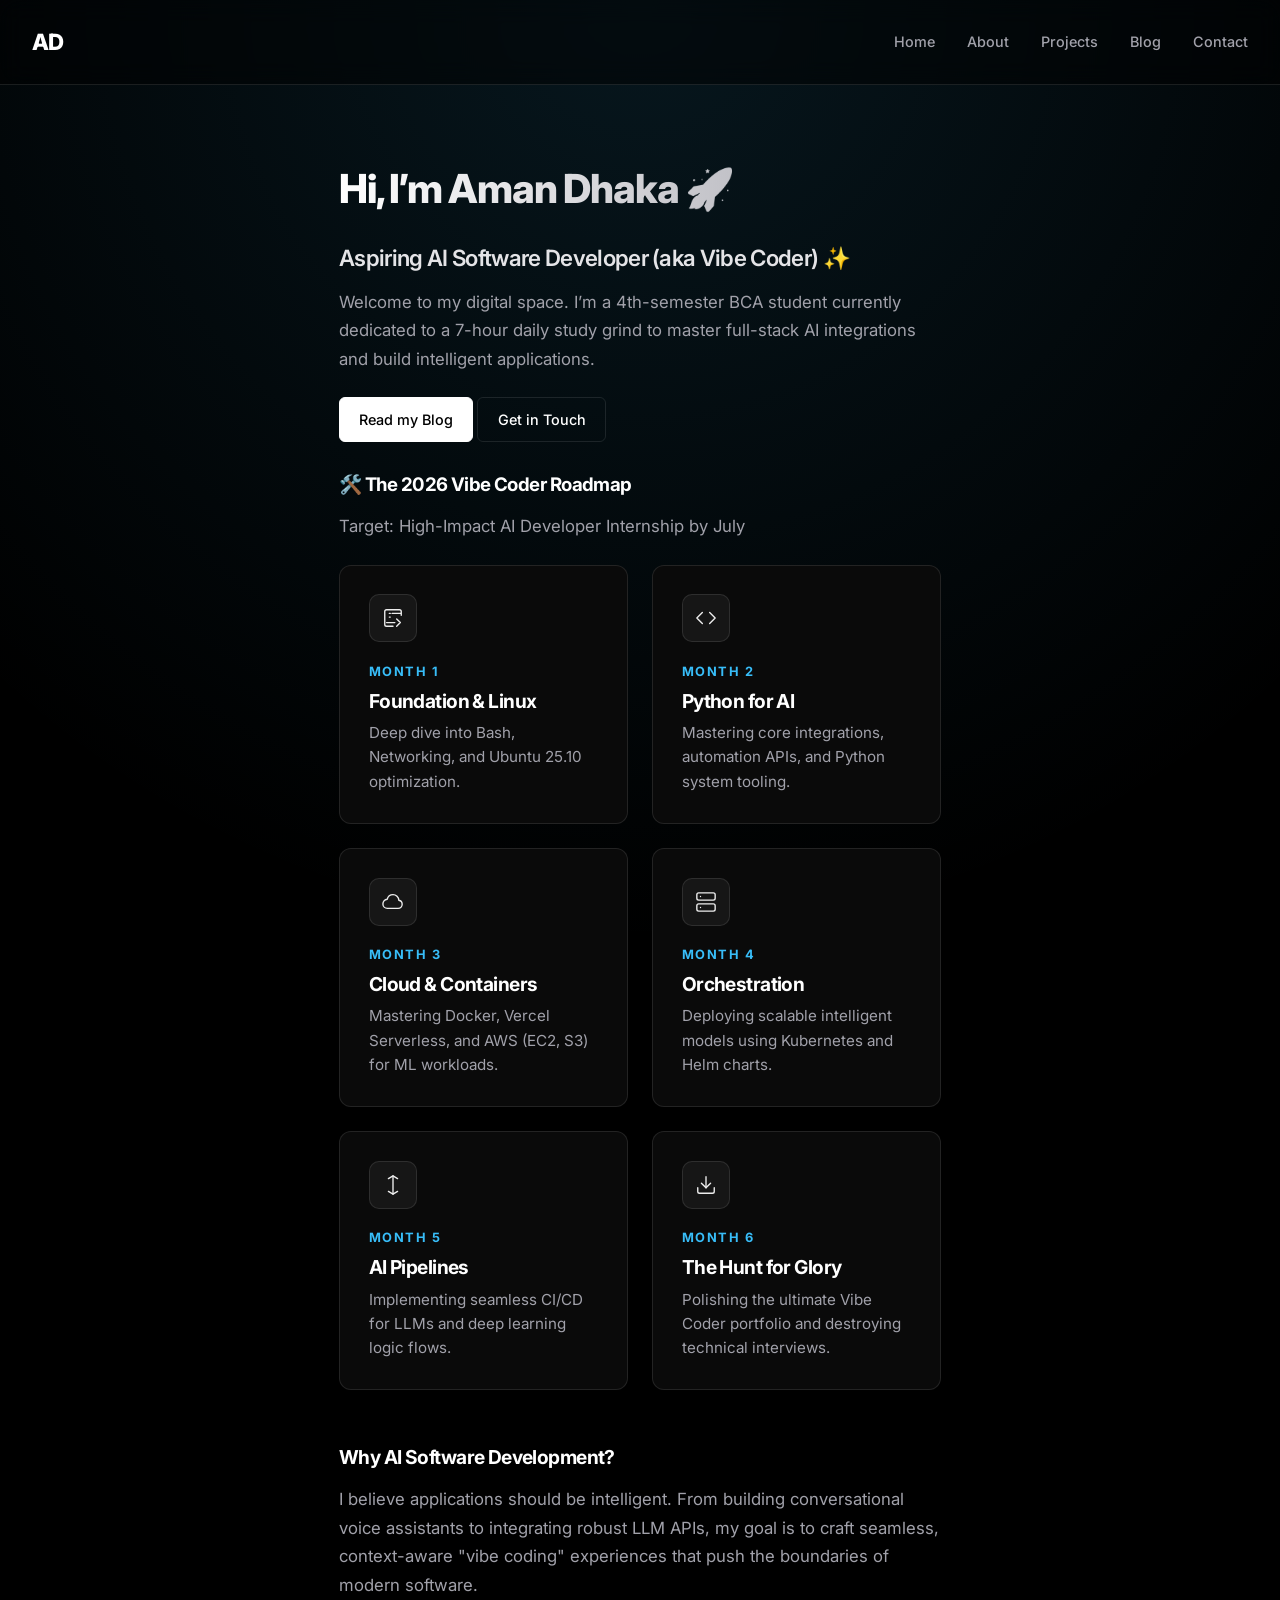
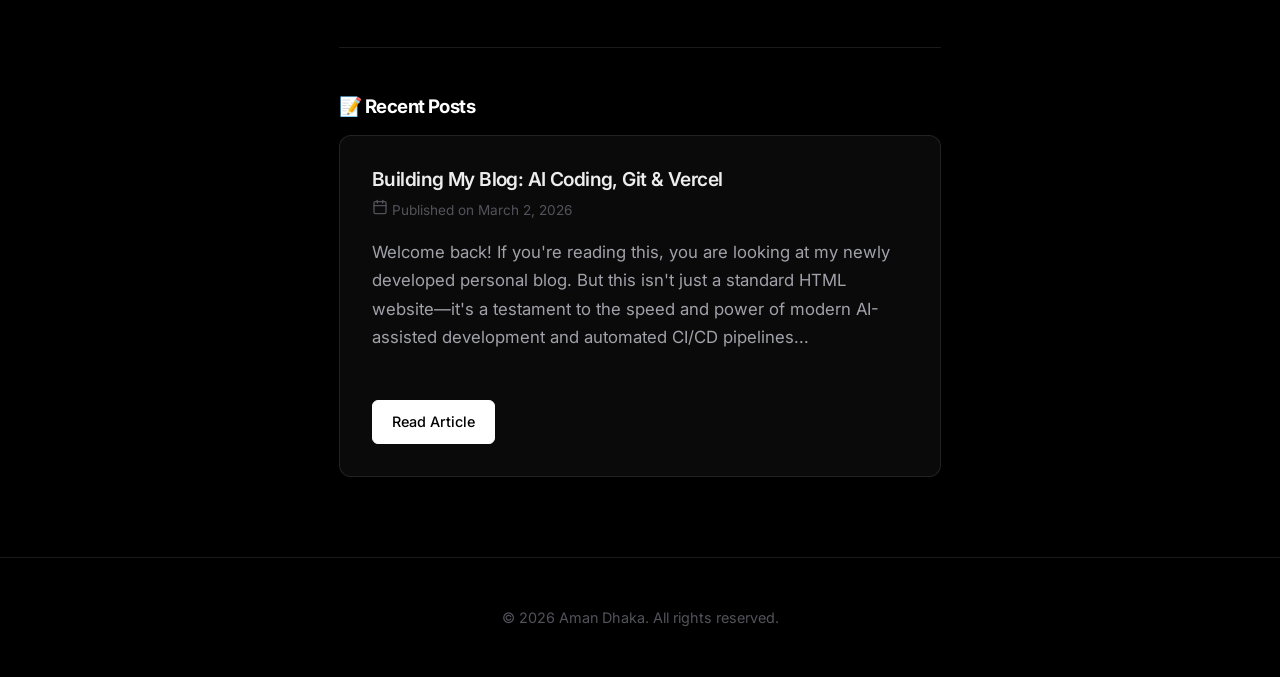
<file: blog_build/index.html>
<!DOCTYPE html>
<html lang="en">

<head>
  <meta charset="UTF-8">
  <meta name="viewport" content="width=device-width, initial-scale=1.0">
  <title>Aman Dhaka | Home</title>
  <link rel="stylesheet" href="style.css">
  <!-- Google tag (gtag.js) -->
  <script async src="https://www.googletagmanager.com/gtag/js?id=G-NN55SR4L1X"></script>
  <script>
    window.dataLayer = window.dataLayer || [];
    function gtag(){dataLayer.push(arguments);}
    gtag('js', new Date());

    gtag('config', 'G-NN55SR4L1X');
  </script>
</head>

<body>
  <header>
    <a href="/" class="logo">AD</a>
    <nav>
      <ul>
        <li><a href="/">Home</a></li>
        <li><a href="/about">About</a></li>
        <li><a href="/projects">Projects</a></li>
        <li><a href="/blog">Blog</a></li>
        <li><a href="/contact">Contact</a></li>
      </ul>
    </nav>
  </header>

  <main>
    <section class="animate-fade-up">
      <h1>Hi, I’m Aman Dhaka 🚀</h1>
      <h2>Aspiring AI Software Developer (aka Vibe Coder) ✨</h2>
      <p>Welcome to my digital space. I’m a 4th-semester BCA student currently dedicated to a 7-hour daily study grind
        to master full-stack AI integrations and build intelligent applications.</p>

      <div class="flex items-center gap-1 mt-2 mb-2">
        <a href="/blog" class="button">Read my Blog</a>
        <a href="/contact" class="button button-outline">Get in Touch</a>
      </div>

      <h3>🛠️ The 2026 Vibe Coder Roadmap</h3>
      <p>Target: High-Impact AI Developer Internship by July</p>
      <div class="roadmap-grid">
        <!-- Month 1 -->
        <div class="roadmap-card animate-fade-up delay-100">
          <div class="roadmap-icon">
            <svg viewBox="0 0 24 24"><path d="M20 7h-9M14 17H5M12 21H5a2 2 0 0 1-2-2V5a2 2 0 0 1 2-2h14a2 2 0 0 1 2 2v4M16 13l4 4-4 4M8 7h1M8 11h1"></path></svg>
          </div>
          <div>
            <h4>Month 1</h4>
            <h3>Foundation & Linux</h3>
            <p>Deep dive into Bash, Networking, and Ubuntu 25.10 optimization.</p>
          </div>
        </div>

        <!-- Month 2 -->
        <div class="roadmap-card animate-fade-up delay-100">
          <div class="roadmap-icon">
            <svg viewBox="0 0 24 24"><polyline points="16 18 22 12 16 6"></polyline><polyline points="8 6 2 12 8 18"></polyline></svg>
          </div>
          <div>
            <h4>Month 2</h4>
            <h3>Python for AI</h3>
            <p>Mastering core integrations, automation APIs, and Python system tooling.</p>
          </div>
        </div>

        <!-- Month 3 -->
        <div class="roadmap-card animate-fade-up delay-200">
          <div class="roadmap-icon">
            <svg viewBox="0 0 24 24"><path d="M17.5 19C19.985 19 22 16.985 22 14.5C22 12.316 20.442 10.457 18.358 10.093C18.175 6.643 15.353 4 12 4C8.945 4 6.388 6.136 5.679 9.006C3.067 9.243 1 11.458 1 14.167C1 16.837 3.163 19 5.833 19H17.5Z"></path></svg>
          </div>
          <div>
            <h4>Month 3</h4>
            <h3>Cloud & Containers</h3>
            <p>Mastering Docker, Vercel Serverless, and AWS (EC2, S3) for ML workloads.</p>
          </div>
        </div>

        <!-- Month 4 -->
        <div class="roadmap-card animate-fade-up delay-200">
          <div class="roadmap-icon">
            <svg viewBox="0 0 24 24"><rect x="2" y="2" width="20" height="8" rx="2" ry="2"></rect><rect x="2" y="14" width="20" height="8" rx="2" ry="2"></rect><line x1="6" y1="6" x2="6.01" y2="6"></line><line x1="6" y1="18" x2="6.01" y2="18"></line></svg>
          </div>
          <div>
            <h4>Month 4</h4>
            <h3>Orchestration</h3>
            <p>Deploying scalable intelligent models using Kubernetes and Helm charts.</p>
          </div>
        </div>

        <!-- Month 5 -->
        <div class="roadmap-card animate-fade-up delay-300">
          <div class="roadmap-icon">
            <svg viewBox="0 0 24 24"><line x1="12" y1="2" x2="12" y2="22"></line><polyline points="17 5 12 2 7 5"></polyline><polyline points="17 19 12 22 7 19"></polyline></svg>
          </div>
          <div>
            <h4>Month 5</h4>
            <h3>AI Pipelines</h3>
            <p>Implementing seamless CI/CD for LLMs and deep learning logic flows.</p>
          </div>
        </div>

        <!-- Month 6 -->
        <div class="roadmap-card animate-fade-up delay-300">
          <div class="roadmap-icon">
            <svg viewBox="0 0 24 24"><path d="M21 15v4a2 2 0 0 1-2 2H5a2 2 0 0 1-2-2v-4"></path><polyline points="7 10 12 15 17 10"></polyline><line x1="12" y1="15" x2="12" y2="3"></line></svg>
          </div>
          <div>
            <h4>Month 6</h4>
            <h3>The Hunt for Glory</h3>
            <p>Polishing the ultimate Vibe Coder portfolio and destroying technical interviews.</p>
          </div>
        </div>
      </div>

      <h3 class="mt-2 text-xl font-bold">Why AI Software Development?</h3>
      <p>I believe applications should be intelligent. From building conversational voice assistants to integrating robust LLM APIs, my goal is to craft seamless, context-aware "vibe coding" experiences that push the boundaries of modern software.
      </p>

      <hr style="border:0; border-top: 1px solid var(--border); margin: 3rem 0;">

      <h3 class="animate-fade-up delay-100">📝 Recent Posts</h3>
      <div class="post-card animate-fade-up delay-200">
        <h2><a href="/building-the-blog">Building My Blog: AI Coding, Git & Vercel</a></h2>
        <div class="post-date">
          <svg width="16" height="16" viewBox="0 0 24 24" fill="none" stroke="currentColor" stroke-width="2"
            stroke-linecap="round" stroke-linejoin="round">
            <rect x="3" y="4" width="18" height="18" rx="2" ry="2"></rect>
            <line x1="16" y1="2" x2="16" y2="6"></line>
            <line x1="8" y1="2" x2="8" y2="6"></line>
            <line x1="3" y1="10" x2="21" y2="10"></line>
          </svg>
          Published on March 2, 2026
        </div>
        <p>Welcome back! If you're reading this, you are looking at my newly developed personal blog. But this isn't
          just a standard HTML website—it's a testament to the speed and power of modern AI-assisted development and
          automated CI/CD pipelines...</p>
        <a href="/building-the-blog" class="button mt-2">Read Article</a>
      </div>
    </section>
  </main>

  <footer>
    &copy; 2026 Aman Dhaka. All rights reserved.
  </footer>
</body>

</html>
</file>
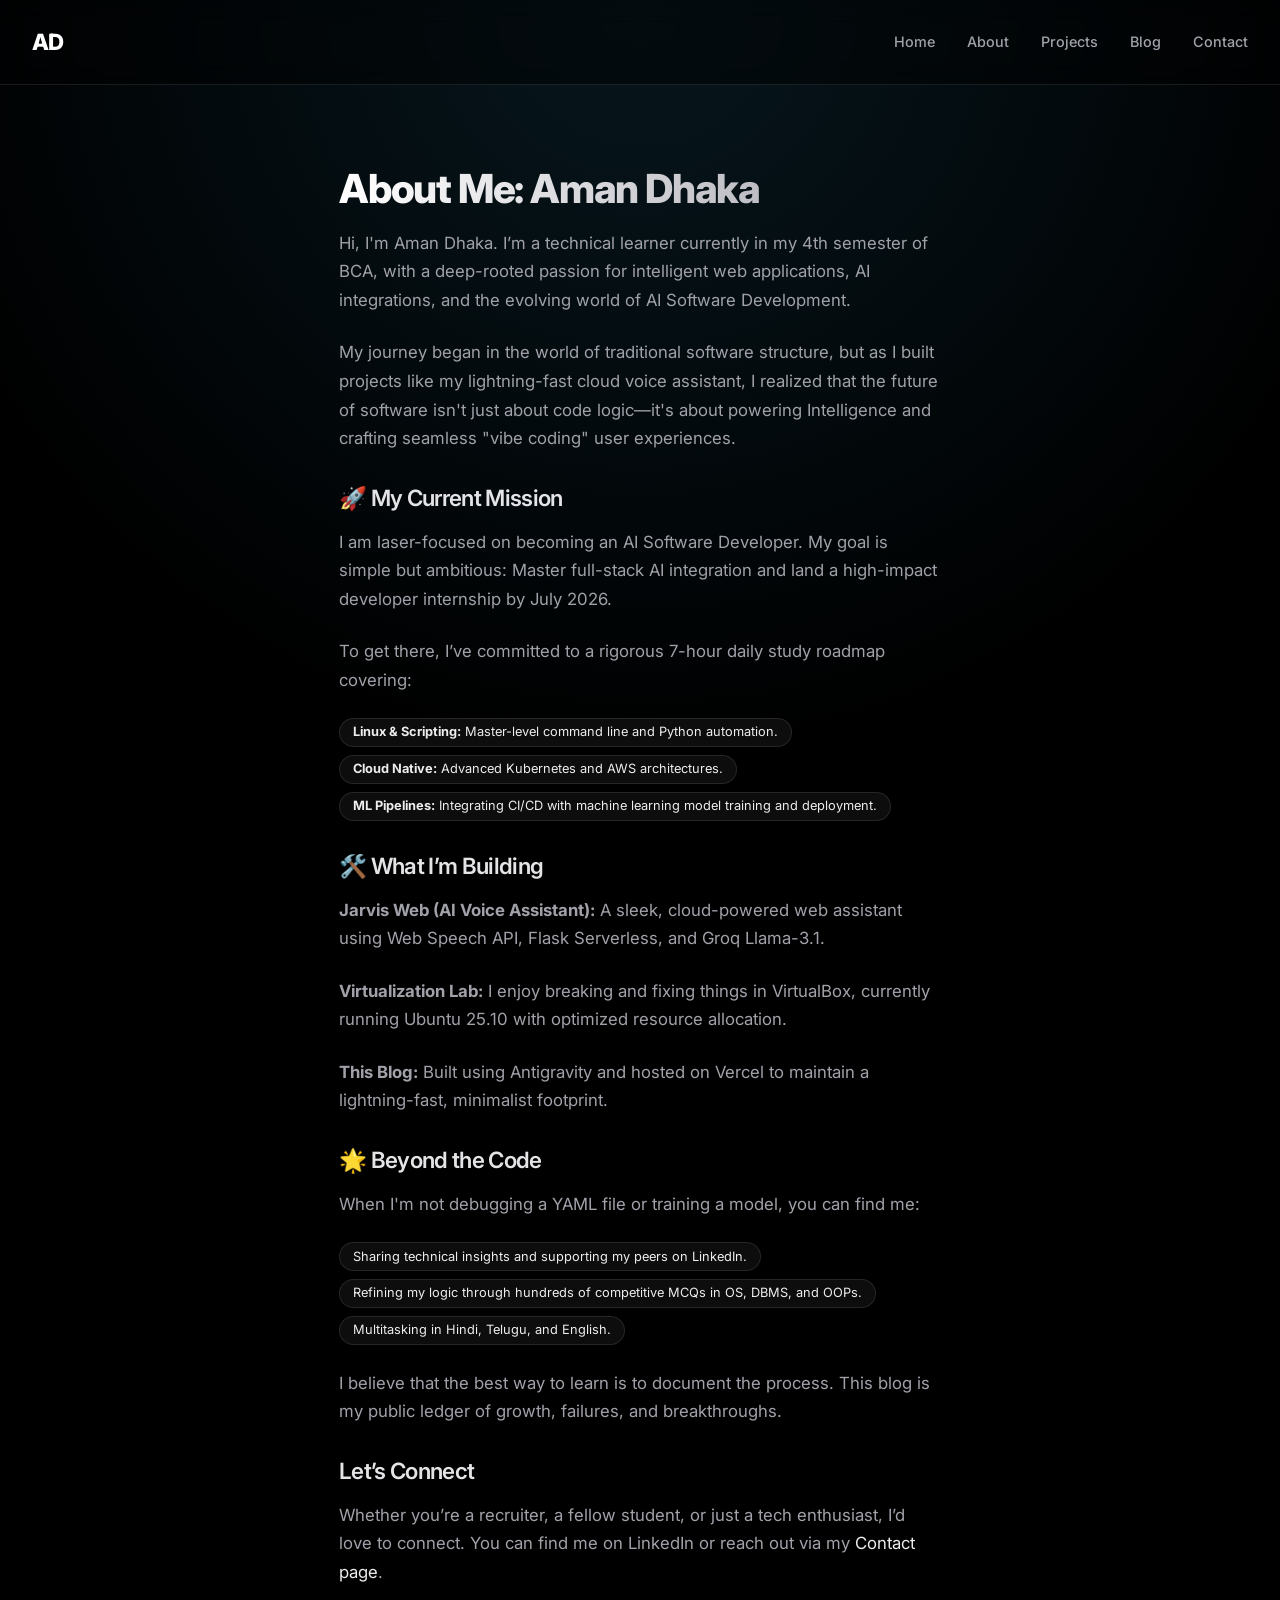
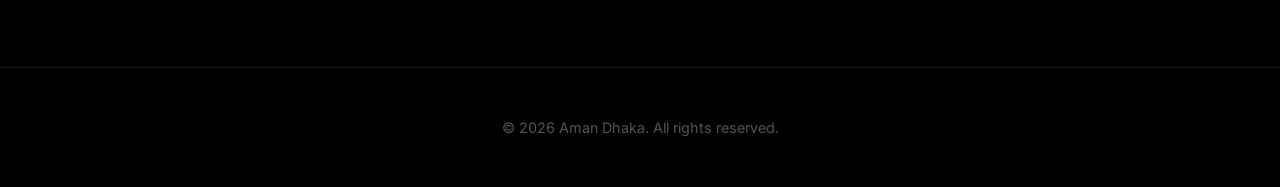
<file: blog_build/about.html>
<!DOCTYPE html>
<html lang="en">

<head>
    <meta charset="UTF-8">
    <meta name="viewport" content="width=device-width, initial-scale=1.0">
    <title>Aman Dhaka | About</title>
    <link rel="stylesheet" href="style.css">
  <!-- Google tag (gtag.js) -->
  <script async src="https://www.googletagmanager.com/gtag/js?id=G-NN55SR4L1X"></script>
  <script>
    window.dataLayer = window.dataLayer || [];
    function gtag(){dataLayer.push(arguments);}
    gtag('js', new Date());

    gtag('config', 'G-NN55SR4L1X');
  </script>
</head>

<body>
    <header>
        <a href="/" class="logo">AD</a>
        <nav>
            <ul>
                <li><a href="/">Home</a></li>
                <li><a href="/about">About</a></li>
                <li><a href="/projects">Projects</a></li>
                <li><a href="/blog">Blog</a></li>
                <li><a href="/contact">Contact</a></li>
            </ul>
        </nav>
    </header>

    <main>
        <section class="animate-fade-up">
            <h1>About Me: Aman Dhaka</h1>
            <p>Hi, I'm Aman Dhaka. I’m a technical learner currently in my 4th semester of BCA, with a deep-rooted
                passion for intelligent web applications, AI integrations, and the evolving world of AI Software Development.</p>

            <p>My journey began in the world of traditional software structure, but as I built projects like my lightning-fast cloud voice assistant, I realized that the future of software isn't just about code logic—it's about
                powering Intelligence and crafting seamless "vibe coding" user experiences.</p>

            <h2>🚀 My Current Mission</h2>
            <p>I am laser-focused on becoming an AI Software Developer. My goal is simple but ambitious:
                Master full-stack AI integration and land a high-impact developer internship by July 2026.</p>

            <p>To get there, I’ve committed to a rigorous 7-hour daily study roadmap covering:</p>
            <ul class="skills">
                <li><strong>Linux & Scripting:</strong> Master-level command line and Python automation.</li>
                <li><strong>Cloud Native:</strong> Advanced Kubernetes and AWS architectures.</li>
                <li><strong>ML Pipelines:</strong> Integrating CI/CD with machine learning model training and
                    deployment.</li>
            </ul>

            <h2>🛠️ What I’m Building</h2>
            <p><strong>Jarvis Web (AI Voice Assistant):</strong> A sleek, cloud-powered web assistant using Web Speech API, Flask Serverless, and Groq Llama-3.1.</p>
            <p><strong>Virtualization Lab:</strong> I enjoy breaking and fixing things in VirtualBox, currently running
                Ubuntu 25.10 with optimized resource allocation.</p>
            <p><strong>This Blog:</strong> Built using Antigravity and hosted on Vercel to maintain a lightning-fast,
                minimalist footprint.</p>

            <h2>🌟 Beyond the Code</h2>
            <p>When I'm not debugging a YAML file or training a model, you can find me:</p>
            <ul class="skills">
                <li>Sharing technical insights and supporting my peers on LinkedIn.</li>
                <li>Refining my logic through hundreds of competitive MCQs in OS, DBMS, and OOPs.</li>
                <li>Multitasking in Hindi, Telugu, and English.</li>
            </ul>
            <p>I believe that the best way to learn is to document the process. This blog is my public ledger of growth,
                failures, and breakthroughs.</p>

            <h2>Let’s Connect</h2>
            <p>Whether you’re a recruiter, a fellow student, or just a tech enthusiast, I’d love to connect. You can
                find me on LinkedIn or reach out via my <a href="/contact">Contact page</a>.</p>
        </section>
    </main>

    <footer>
        &copy; 2026 Aman Dhaka. All rights reserved.
    </footer>
</body>

</html>
</file>
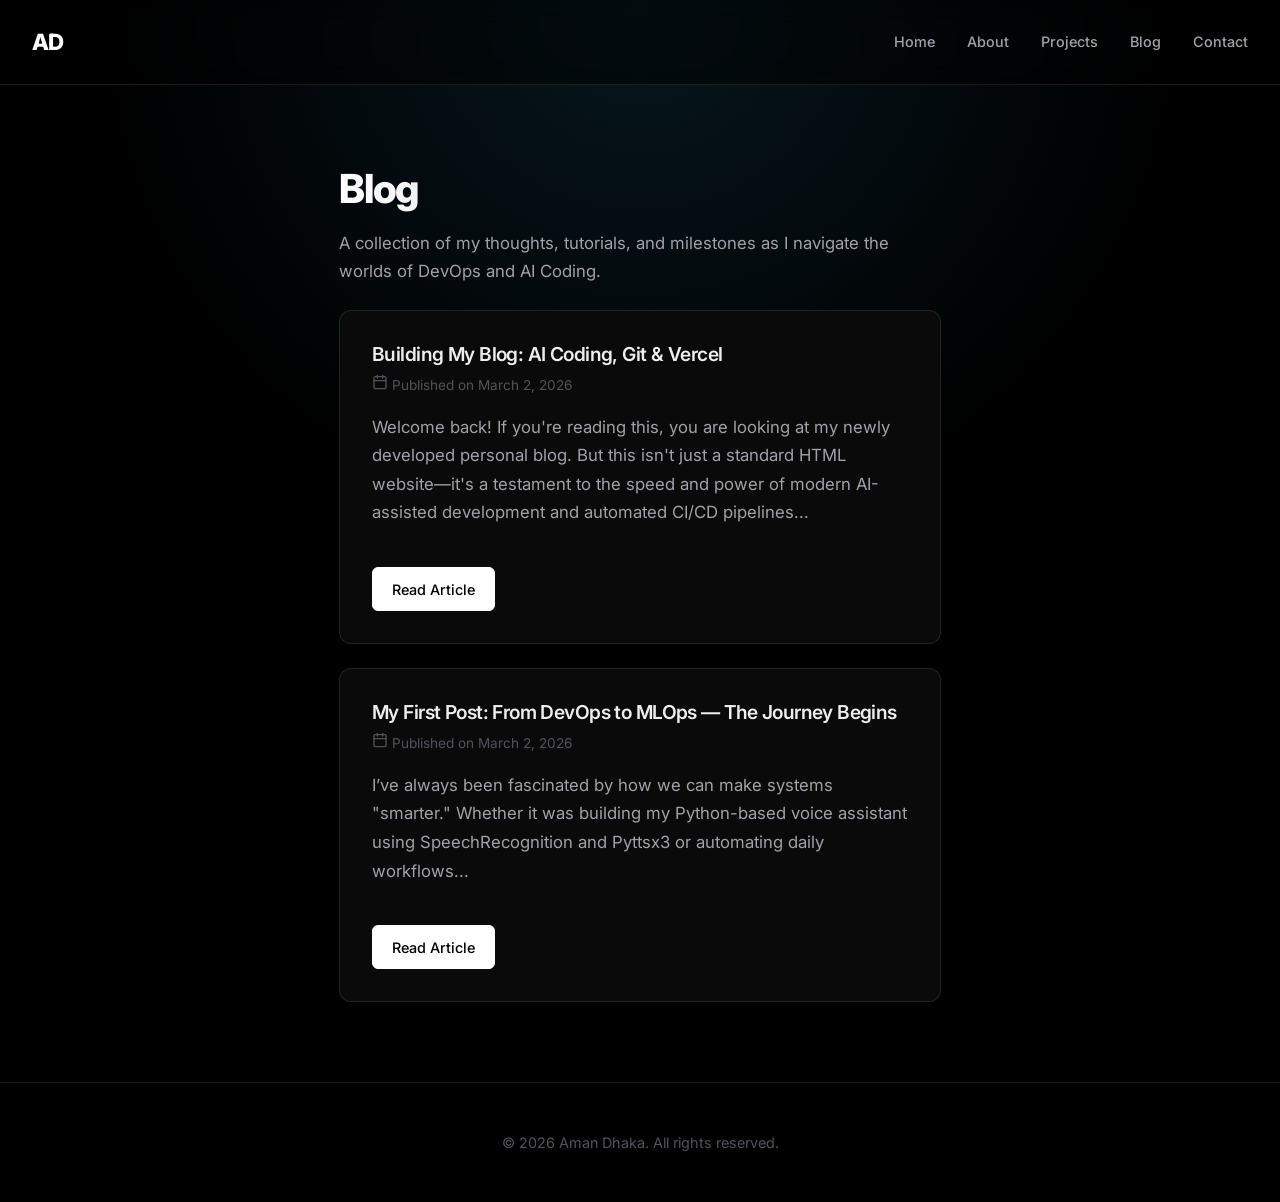
<file: blog_build/blog.html>
<!DOCTYPE html>
<html lang="en">

<head>
    <meta charset="UTF-8">
    <meta name="viewport" content="width=device-width, initial-scale=1.0">
    <title>Aman Dhaka | Blog</title>
    <link rel="stylesheet" href="style.css">
  <!-- Google tag (gtag.js) -->
  <script async src="https://www.googletagmanager.com/gtag/js?id=G-NN55SR4L1X"></script>
  <script>
    window.dataLayer = window.dataLayer || [];
    function gtag(){dataLayer.push(arguments);}
    gtag('js', new Date());

    gtag('config', 'G-NN55SR4L1X');
  </script>
</head>

<body>
    <header>
        <a href="/" class="logo">AD</a>
        <nav>
            <ul>
                <li><a href="/">Home</a></li>
                <li><a href="/about">About</a></li>
                <li><a href="/projects">Projects</a></li>
                <li><a href="/blog">Blog</a></li>
                <li><a href="/contact">Contact</a></li>
            </ul>
        </nav>
    </header>

    <main>
        <section class="animate-fade-up">
            <h1>Blog</h1>
            <p>A collection of my thoughts, tutorials, and milestones as I navigate the worlds of DevOps and AI Coding.
            </p>

            <div class="post-card">
                <h2><a href="/building-the-blog">Building My Blog: AI Coding, Git & Vercel</a></h2>
                <div class="post-date">
                    <svg width="16" height="16" viewBox="0 0 24 24" fill="none" stroke="currentColor" stroke-width="2"
                        stroke-linecap="round" stroke-linejoin="round">
                        <rect x="3" y="4" width="18" height="18" rx="2" ry="2"></rect>
                        <line x1="16" y1="2" x2="16" y2="6"></line>
                        <line x1="8" y1="2" x2="8" y2="6"></line>
                        <line x1="3" y1="10" x2="21" y2="10"></line>
                    </svg>
                    Published on March 2, 2026
                </div>
                <p>Welcome back! If you're reading this, you are looking at my newly developed personal blog. But this
                    isn't just a standard HTML website—it's a testament to the speed and power of modern AI-assisted
                    development and automated CI/CD pipelines...
                </p>
                <a href="/building-the-blog" class="button" style="margin-top: 1rem;">Read Article</a>
            </div>

            <div class="post-card">
                <h2><a href="/post">My First Post: From DevOps to MLOps — The Journey Begins</a></h2>
                <div class="post-date">
                    <svg width="16" height="16" viewBox="0 0 24 24" fill="none" stroke="currentColor" stroke-width="2"
                        stroke-linecap="round" stroke-linejoin="round">
                        <rect x="3" y="4" width="18" height="18" rx="2" ry="2"></rect>
                        <line x1="16" y1="2" x2="16" y2="6"></line>
                        <line x1="8" y1="2" x2="8" y2="6"></line>
                        <line x1="3" y1="10" x2="21" y2="10"></line>
                    </svg>
                    Published on March 2, 2026
                </div>
                <p>I’ve always been fascinated by how we can make systems "smarter." Whether it was building my
                    Python-based voice assistant using SpeechRecognition and Pyttsx3 or automating daily workflows...
                </p>
                <a href="/post" class="button" style="margin-top: 1rem;">Read Article</a>
            </div>

        </section>
    </main>

    <footer>
        &copy; 2026 Aman Dhaka. All rights reserved.
    </footer>
</body>

</html>
</file>
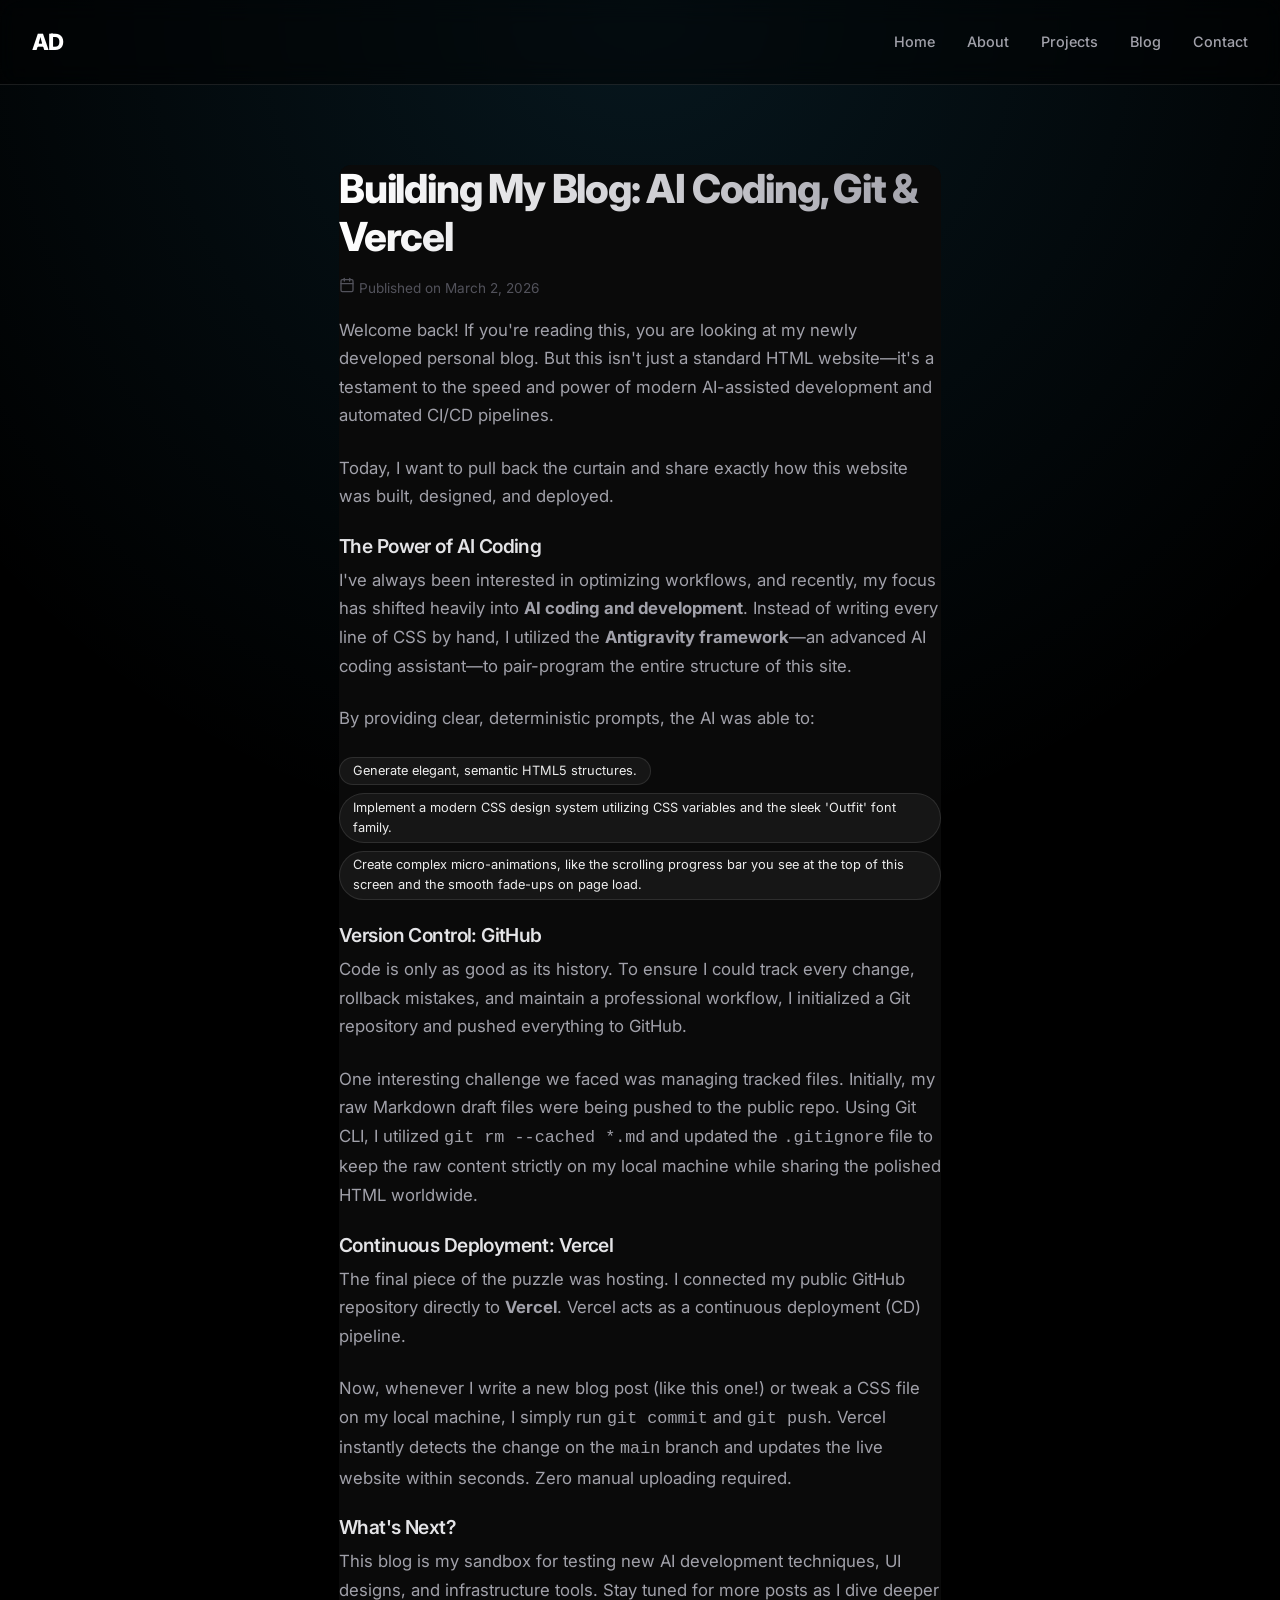
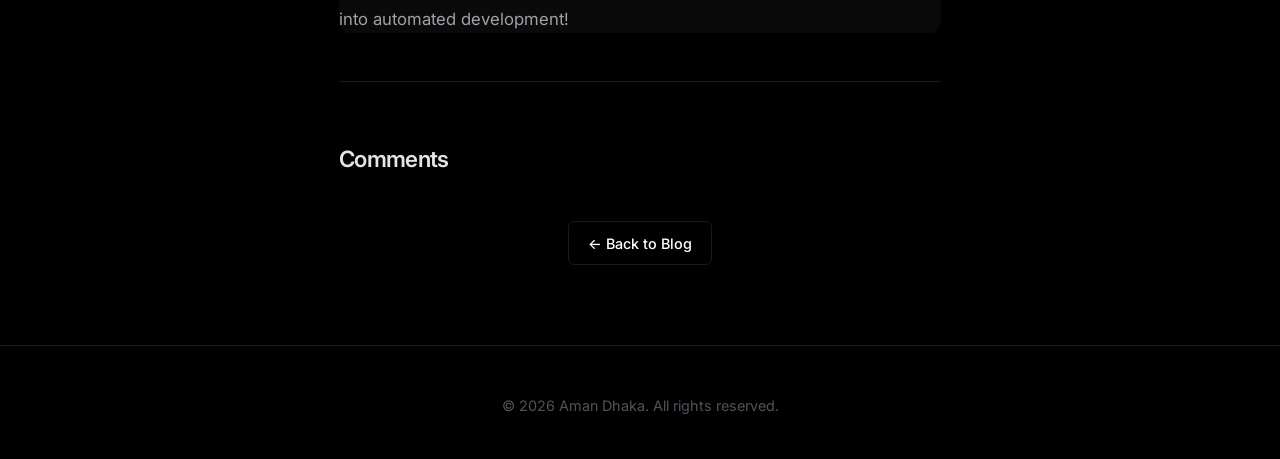
<file: blog_build/building-the-blog.html>
<!DOCTYPE html>
<html lang="en">

<head>
    <meta charset="UTF-8">
    <meta name="viewport" content="width=device-width, initial-scale=1.0">
    <title>Building My Blog: AI Coding, Git & Vercel | Aman Dhaka</title>
    <link rel="stylesheet" href="style.css">
  <!-- Google tag (gtag.js) -->
  <script async src="https://www.googletagmanager.com/gtag/js?id=G-NN55SR4L1X"></script>
  <script>
    window.dataLayer = window.dataLayer || [];
    function gtag(){dataLayer.push(arguments);}
    gtag('js', new Date());

    gtag('config', 'G-NN55SR4L1X');
  </script>
</head>

<body>
    <div class="progress-container">
        <div class="progress-bar" id="myBar"></div>
    </div>
    <header>
        <a href="/" class="logo">AD</a>
        <nav>
            <ul>
                <li><a href="/">Home</a></li>
                <li><a href="/about">About</a></li>
                <li><a href="/projects">Projects</a></li>
                <li><a href="/blog">Blog</a></li>
                <li><a href="/contact">Contact</a></li>
            </ul>
        </nav>
    </header>

    <main>
        <article class="post-card animate-fade-up" style="border: none; padding: 0; box-shadow: none;">
            <h1>Building My Blog: AI Coding, Git & Vercel</h1>
            <div class="post-date">
                <svg width="16" height="16" viewBox="0 0 24 24" fill="none" stroke="currentColor" stroke-width="2"
                    stroke-linecap="round" stroke-linejoin="round">
                    <rect x="3" y="4" width="18" height="18" rx="2" ry="2"></rect>
                    <line x1="16" y1="2" x2="16" y2="6"></line>
                    <line x1="8" y1="2" x2="8" y2="6"></line>
                    <line x1="3" y1="10" x2="21" y2="10"></line>
                </svg>
                Published on March 2, 2026
            </div>

            <p>Welcome back! If you're reading this, you are looking at my newly developed personal blog. But this isn't
                just a standard HTML website—it's a testament to the speed and power of modern AI-assisted development
                and automated CI/CD pipelines.</p>

            <p>Today, I want to pull back the curtain and share exactly how this website was built, designed, and
                deployed.</p>

            <h2>The Power of AI Coding</h2>
            <p>I've always been interested in optimizing workflows, and recently, my focus has shifted heavily into
                <strong>AI coding and development</strong>. Instead of writing every line of CSS by hand, I utilized the
                <strong>Antigravity framework</strong>—an advanced AI coding assistant—to pair-program the entire
                structure of this site.
            </p>

            <p>By providing clear, deterministic prompts, the AI was able to:</p>
            <ul class="skills">
                <li>Generate elegant, semantic HTML5 structures.</li>
                <li>Implement a modern CSS design system utilizing CSS variables and the sleek 'Outfit' font family.
                </li>
                <li>Create complex micro-animations, like the scrolling progress bar you see at the top of this screen
                    and the smooth fade-ups on page load.</li>
            </ul>

            <h2>Version Control: GitHub</h2>
            <p>Code is only as good as its history. To ensure I could track every change, rollback mistakes, and
                maintain a professional workflow, I initialized a Git repository and pushed everything to GitHub.</p>

            <p>One interesting challenge we faced was managing tracked files. Initially, my raw Markdown draft files
                were being pushed to the public repo. Using Git CLI, I utilized <code>git rm --cached *.md</code> and
                updated the <code>.gitignore</code> file to keep the raw content strictly on my local machine while
                sharing the polished HTML worldwide.</p>

            <h2>Continuous Deployment: Vercel</h2>
            <p>The final piece of the puzzle was hosting. I connected my public GitHub repository directly to
                <strong>Vercel</strong>. Vercel acts as a continuous deployment (CD) pipeline.
            </p>

            <p>Now, whenever I write a new blog post (like this one!) or tweak a CSS file on my local machine, I simply
                run <code>git commit</code> and <code>git push</code>. Vercel instantly detects the change on the
                <code>main</code> branch and updates the live website within seconds. Zero manual uploading required.
            </p>

            <h2>What's Next?</h2>
            <p>This blog is my sandbox for testing new AI development techniques, UI designs, and infrastructure tools.
                Stay tuned for more posts as I dive deeper into automated development!</p>
        </article>

        <div class="comments" style="margin-top: 3rem; border-top: 1px solid var(--border); padding-top: 2rem;">
            <h2>Comments</h2>
            <script src="https://giscus.app/client.js" data-repo="amandhaka87/my-blog" data-repo-id="R_kgDORb0QdA"
                data-category="General" data-category-id="DIC_kwDORb0QdM4C3eak" data-mapping="pathname" data-strict="0"
                data-reactions-enabled="1" data-emit-metadata="0" data-input-position="top"
                data-theme="preferred_color_scheme" data-lang="en" data-loading="lazy" crossorigin="anonymous" async>
                </script>
        </div>

        <div class="animate-fade-up delay-100" style="margin-top: 3rem; text-align: center;">
            <a href="/blog" class="button button-outline">← Back to Blog</a>
        </div>
    </main>

    <footer>
        &copy; 2026 Aman Dhaka. All rights reserved.
    </footer>
    <script>
        window.addEventListener('scroll', () => {
            const winScroll = document.body.scrollTop || document.documentElement.scrollTop;
            const height = document.documentElement.scrollHeight - document.documentElement.clientHeight;
            const scrolled = (winScroll / height) * 100;
            document.getElementById("myBar").style.width = scrolled + "%";
        });
    </script>
</body>

</html>
</file>
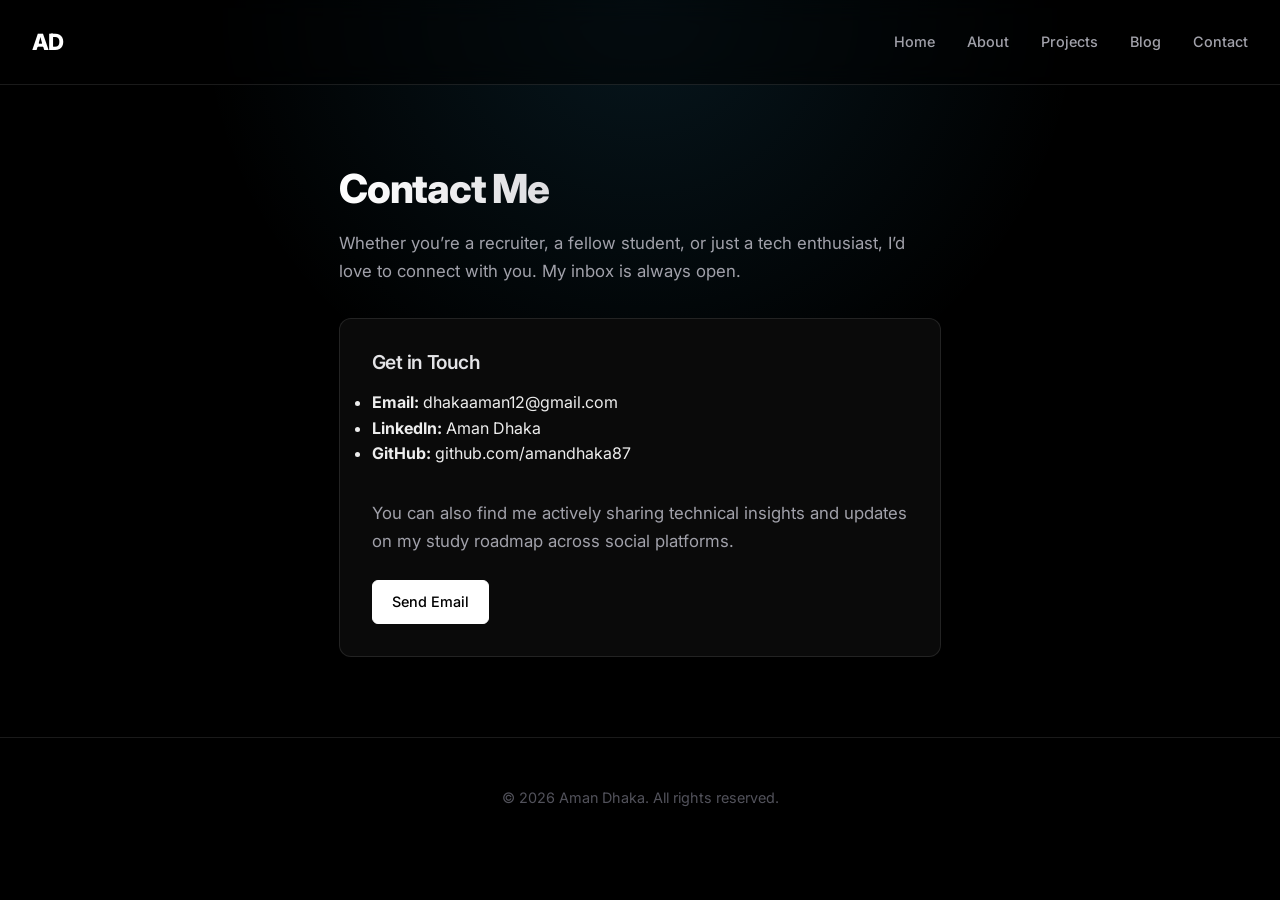
<file: blog_build/contact.html>
<!DOCTYPE html>
<html lang="en">

<head>
    <meta charset="UTF-8">
    <meta name="viewport" content="width=device-width, initial-scale=1.0">
    <title>Aman Dhaka | Contact</title>
    <link rel="stylesheet" href="style.css">
  <!-- Google tag (gtag.js) -->
  <script async src="https://www.googletagmanager.com/gtag/js?id=G-NN55SR4L1X"></script>
  <script>
    window.dataLayer = window.dataLayer || [];
    function gtag(){dataLayer.push(arguments);}
    gtag('js', new Date());

    gtag('config', 'G-NN55SR4L1X');
  </script>
</head>

<body>
    <header>
        <a href="/" class="logo">AD</a>
        <nav>
            <ul>
                <li><a href="/">Home</a></li>
                <li><a href="/about">About</a></li>
                <li><a href="/projects">Projects</a></li>
                <li><a href="/blog">Blog</a></li>
                <li><a href="/contact">Contact</a></li>
            </ul>
        </nav>
    </header>

    <main>
        <section class="animate-fade-up">
            <h1>Contact Me</h1>
            <p>Whether you’re a recruiter, a fellow student, or just a tech enthusiast, I’d love to connect with you. My
                inbox is always open.</p>

            <div class="post-card animate-fade-up delay-100" style="margin-top: 2rem;">
                <h2>Get in Touch</h2>
                <ul class="contact-links" style="margin-top: 1rem;">
                    <li><strong>Email:</strong> <a href="mailto:dhakaaman12@gmail.com">dhakaaman12@gmail.com</a></li>
                    <li><strong>LinkedIn:</strong> <a href="https://www.linkedin.com/in/aman-dhaka-243ab8331"
                            target="_blank" rel="noopener noreferrer">Aman Dhaka</a>
                    </li>
                    <li><strong>GitHub:</strong> <a href="https://github.com/amandhaka87" target="_blank"
                            rel="noopener noreferrer">github.com/amandhaka87</a></li>
                </ul>
                <p style="margin-top: 2rem;">You can also find me actively sharing technical insights and updates on my
                    study roadmap across social platforms.</p>
                <a href="mailto:dhakaaman12@gmail.com" class="button">Send Email</a>
            </div>
        </section>
    </main>

    <footer>
        &copy; 2026 Aman Dhaka. All rights reserved.
    </footer>
</body>

</html>
</file>
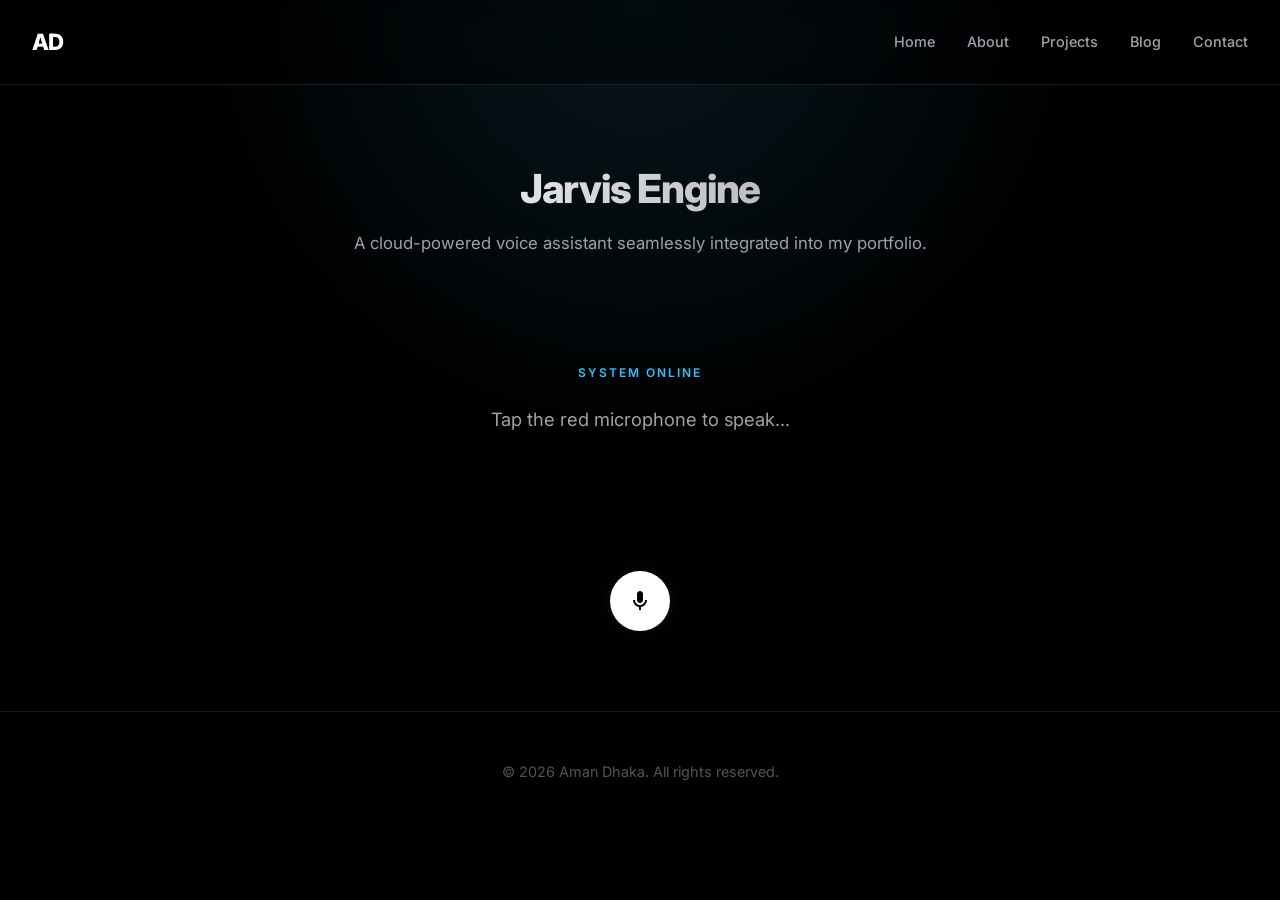
<file: blog_build/jarvis.html>
<!DOCTYPE html>
<html lang="en">
<head>
    <meta charset="UTF-8">
    <meta name="viewport" content="width=device-width, initial-scale=1.0">
    <title>Aman Dhaka | AI Voice Assistant</title>
    <!-- Master stylesheet connection to inherit all standard aesthetics seamlessly -->
    <link rel="stylesheet" href="style.css">
    <style>
        /* Specific Jarvis UI Overrides extending Dark Mode Framework */
        .jarvis-container {
            text-align: center;
            max-width: 600px;
            margin: 0 auto;
        }

        .chat-area {
            background-color: transparent;
            border-radius: 12px;
            padding: 2rem;
            min-height: 250px;
            margin: 2rem 0;
            display: flex;
            flex-direction: column;
            justify-content: center;
            align-items: center;
            border: 1px solid transparent; 
        }

        .status {
            font-size: 0.75rem;
            color: var(--accent);
            text-transform: uppercase;
            letter-spacing: 2px;
            margin-bottom: 1rem;
            font-weight: 600;
        }

        .message {
            margin: 0.5rem 0;
            font-size: 1.15rem;
            line-height: 1.5;
        }

        .user-text {
            color: var(--text-muted);
        }

        .jarvis-text {
            color: #fff;
            font-weight: 500;
            margin-top: 1rem;
        }

        /* Minimalist Dark Mode Microphone Button */
        .mic-button {
            width: 60px;
            height: 60px;
            border-radius: 50%;
            background-color: #fff;
            border: none;
            cursor: pointer;
            display: flex;
            justify-content: center;
            align-items: center;
            margin: 0 auto;
            transition: var(--transition);
            box-shadow: 0 0 20px rgba(255, 255, 255, 0.05);
        }

        .mic-button:hover {
            transform: scale(0.95);
            background-color: #e4e4e7;
        }

        .mic-button.listening {
            background-color: var(--accent);
            box-shadow: 0 0 30px rgba(56, 189, 248, 0.3);
            animation: breathe 2s ease-in-out infinite alternate;
        }

        .mic-button svg {
            width: 24px;
            height: 24px;
            fill: #000;
        }

        .mic-button.listening svg {
            fill: #fff;
        }

        @keyframes breathe {
            0% { transform: scale(0.95); }
            100% { transform: scale(1.05); }
        }
    </style>
  <!-- Google tag (gtag.js) -->
  <script async src="https://www.googletagmanager.com/gtag/js?id=G-NN55SR4L1X"></script>
  <script>
    window.dataLayer = window.dataLayer || [];
    function gtag(){dataLayer.push(arguments);}
    gtag('js', new Date());

    gtag('config', 'G-NN55SR4L1X');
  </script>
</head>
<body>
    <!-- The exact header architecture from the blog -->
    <header>
        <a href="/" class="logo">AD</a>
        <nav>
            <ul>
                <li><a href="/">Home</a></li>
                <li><a href="/about">About</a></li>
                <li><a href="/projects">Projects</a></li>
                <li><a href="/blog">Blog</a></li>
                <li><a href="/contact">Contact</a></li>
            </ul>
        </nav>
    </header>

    <main>
        <section class="animate-fade-up jarvis-container">
            <h1>Jarvis Engine</h1>
            <p>A cloud-powered voice assistant seamlessly integrated into my portfolio.</p>

            <div class="post-card chat-area" id="chatArea">
                <div class="status" id="statusText">System Online</div>
                <div class="message user-text" id="userText">Tap the red microphone to speak...</div>
                <div class="message jarvis-text" id="jarvisText"></div>
            </div>

            <!-- The vibrant red icon logic -->
            <button class="mic-button" id="micBtn" onclick="toggleListening()">
                <svg viewBox="0 0 24 24">
                    <path d="M12 14c1.66 0 3-1.34 3-3V5c0-1.66-1.34-3-3-3S9 3.34 9 5v6c0 1.66 1.34 3 3 3z"/>
                    <path d="M17 11c0 2.76-2.24 5-5 5s-5-2.24-5-5H5c0 3.53 2.61 6.43 6 6.92V21h2v-3.08c3.39-.49 6-3.39 6-6.92h-2z"/>
                </svg>
            </button>
        </section>
    </main>

    <!-- Essential Footer inclusion -->
    <footer>
        &copy; 2026 Aman Dhaka. All rights reserved.
    </footer>

    <script>
        const micBtn = document.getElementById('micBtn');
        const statusText = document.getElementById('statusText');
        const userText = document.getElementById('userText');
        const jarvisText = document.getElementById('jarvisText');

        // Silent Telemetry: Obtain user's local city/country via safe IP lookup
        let userLocation = "Location Unknown";
        async function fetchLocation() {
            try {
                const res = await fetch('https://ipapi.co/json/');
                const data = await res.json();
                if(data.city && data.country_name) {
                    userLocation = `${data.city}, ${data.region}, ${data.country_name}`;
                }
            } catch(e) {
                console.log("Telemetry fetch blocked or failed.");
            }
        }
        fetchLocation();

        const SpeechRecognition = window.SpeechRecognition || window.webkitSpeechRecognition;
        let recognition = null;
        let isListening = false;

        if (SpeechRecognition) {
            recognition = new SpeechRecognition();
            recognition.continuous = false;
            recognition.lang = 'en-IN';
            recognition.interimResults = false;

            recognition.onstart = () => {
                isListening = true;
                micBtn.classList.add('listening');
                statusText.innerText = 'Listening...';
                userText.innerText = 'Go ahead, I am listening...';
                jarvisText.innerText = '';
            };

            recognition.onresult = async (event) => {
                const transcript = event.results[0][0].transcript;
                userText.innerText = `"${transcript}"`;
                await sendToJarvis(transcript);
            };

            recognition.onerror = (event) => {
                console.error("Speech Error:", event.error);
                statusText.innerText = 'Audio Error. Try again.';
                resetMic();
            };

            recognition.onend = () => {
                resetMic();
            };
        } else {
            statusText.innerText = "Speech Recognition not supported in this browser. Try Chrome/Edge.";
        }

        function resetMic() {
            isListening = false;
            micBtn.classList.remove('listening');
            if(statusText.innerText === 'Listening...') {
                statusText.innerText = 'Ready';
            }
        }

        let isAudioUnlocked = false;

        // Force voice preloading for mobile engines
        if (typeof window.speechSynthesis !== 'undefined') {
            window.speechSynthesis.onvoiceschanged = window.speechSynthesis.getVoices;
        }

        function toggleListening() {
            if (!recognition) return;
            
            // Critical Mobile Fix: Unlock the audio context synchronously during a direct user gesture (OnClick)
            if (!isAudioUnlocked) {
                const primer = new SpeechSynthesisUtterance('');
                primer.volume = 0; // Silent utterance
                window.speechSynthesis.speak(primer);
                isAudioUnlocked = true;
            }

            if (isListening) {
                recognition.stop();
            } else {
                window.speechSynthesis.cancel();
                recognition.start();
            }
        }

        function speak(text) {
            const utterance = new SpeechSynthesisUtterance(text);
            utterance.rate = 1.0;
            utterance.pitch = 1.0;
            utterance.volume = 1.0; // Ensure volume is up
            
            const voices = window.speechSynthesis.getVoices();
            // Broader fallback for iOS/Android generic voices
            const preferredVoice = voices.find(v => v.name.includes('Google UK English Male') || v.name.includes('Google') || v.name.includes('UK') || v.lang.startsWith('en-'));
            if(preferredVoice) utterance.voice = preferredVoice;

            window.speechSynthesis.speak(utterance);
        }

        async function sendToJarvis(text) {
            statusText.innerText = 'Thinking...';
            
            try {
                // Compile real-time spatial/temporal telemetry for the LLM
                const currentContext = {
                    time: new Date().toLocaleTimeString('en-US', { hour: 'numeric', minute: '2-digit', hour12: true }),
                    date: new Date().toLocaleDateString('en-US', { weekday: 'long', month: 'short', day: 'numeric' }),
                    location: userLocation
                };

                const response = await fetch('/api/chat', {
                    method: 'POST',
                    headers: { 'Content-Type': 'application/json' },
                    body: JSON.stringify({ 
                        message: text,
                        context: currentContext
                    })
                });

                const data = await response.json();
                
                if(data.reply) {
                    jarvisText.innerText = data.reply;
                    statusText.innerText = 'Speaking';
                    
                    if(data.audioBase64) {
                        // Unleash the Ultra-Premium ElevenLabs Voice Logic
                        const audio = new Audio("data:audio/mpeg;base64," + data.audioBase64);
                        audio.onended = () => { resetMic(); };
                        audio.play();
                    } else {
                        // Basic fallback browser robotic voice
                        speak(data.reply);
                        // Approximate timeout reset for browser voice
                        setTimeout(resetMic, 4000); 
                    }
                } else {
                    throw new Error("Invalid reply");
                }
                
            } catch (err) {
                console.error(err);
                statusText.innerText = 'Disconnected';
                jarvisText.innerText = 'Could not reach the server. Is the API running?';
                resetMic();
            }
        }
    </script>
</body>
</html>
</file>
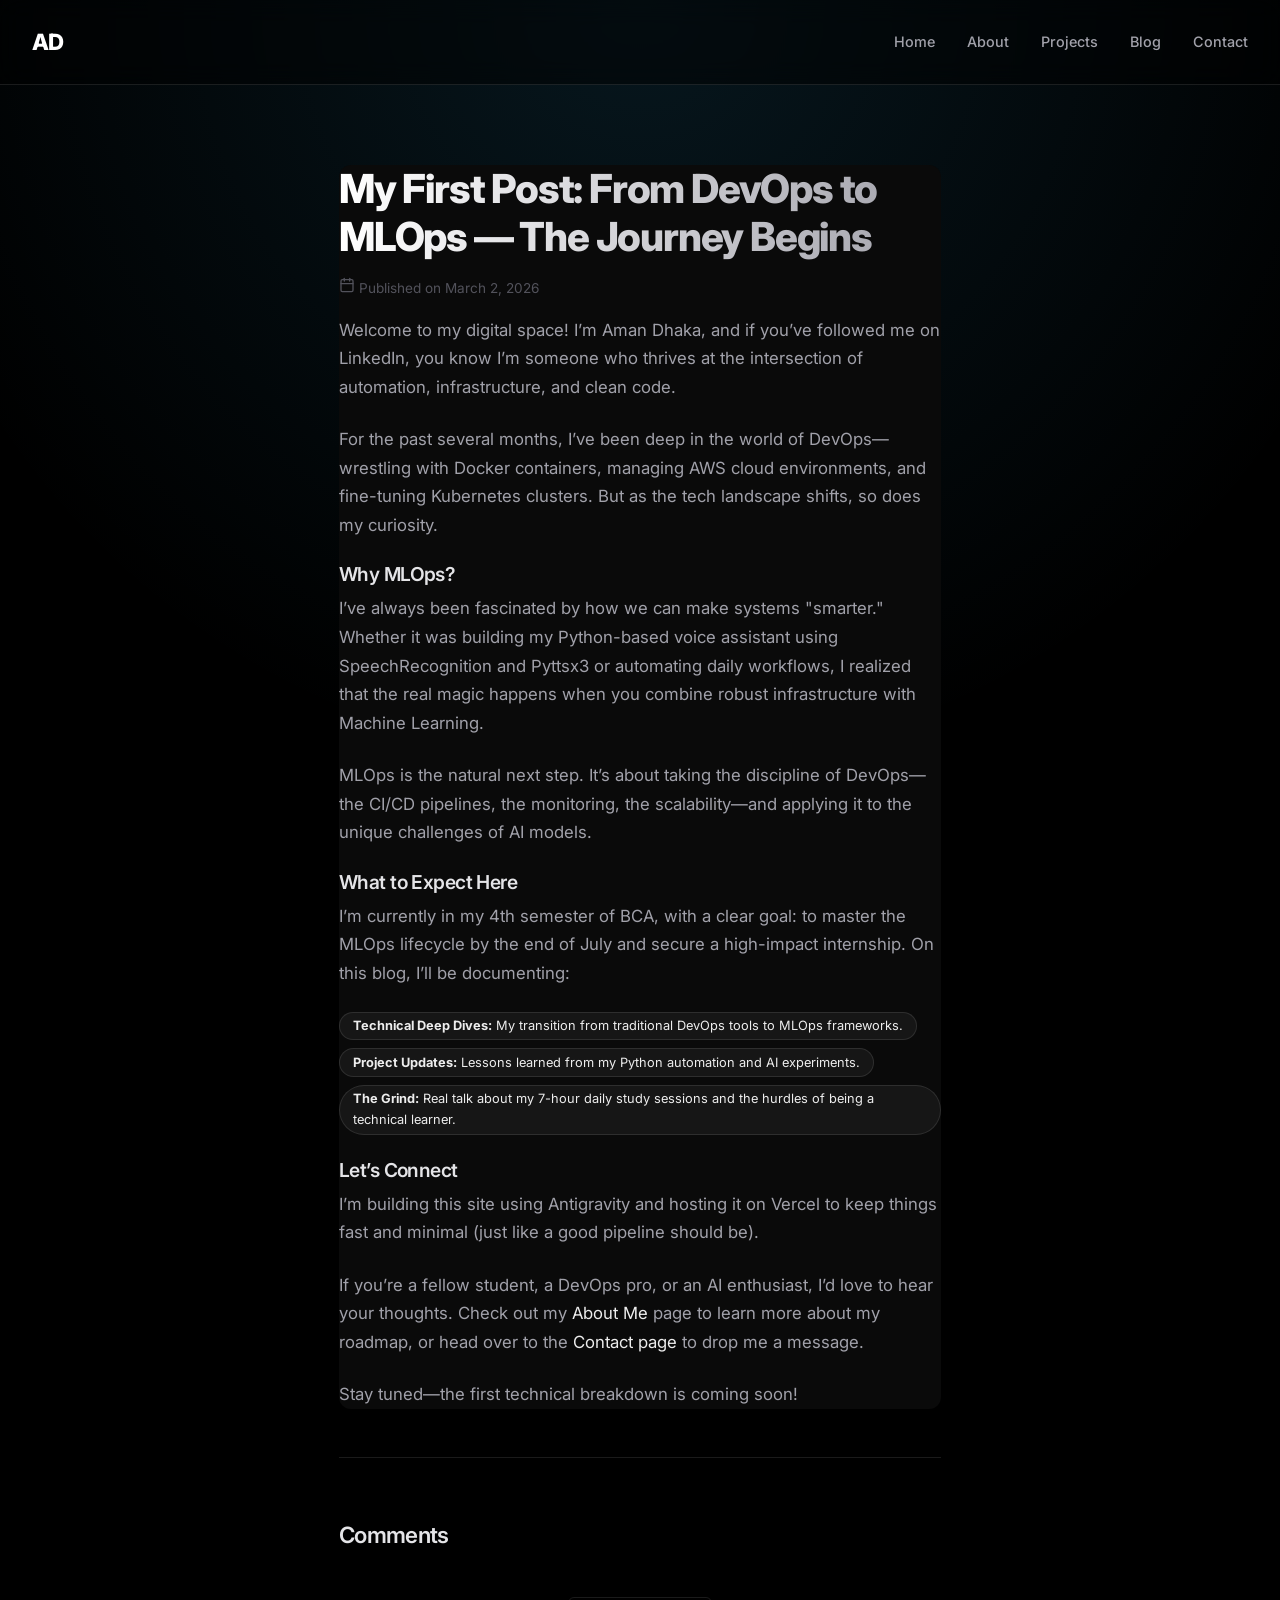
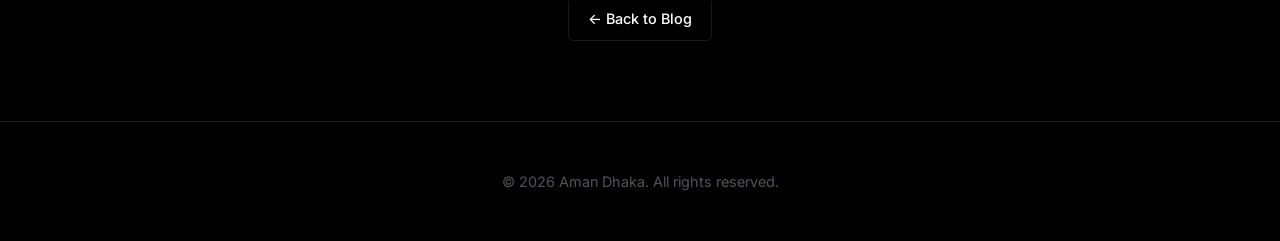
<file: blog_build/post.html>
<!DOCTYPE html>
<html lang="en">

<head>
    <meta charset="UTF-8">
    <meta name="viewport" content="width=device-width, initial-scale=1.0">
    <title>From DevOps to MLOps — The Journey Begins | Aman Dhaka</title>
    <link rel="stylesheet" href="style.css">
  <!-- Google tag (gtag.js) -->
  <script async src="https://www.googletagmanager.com/gtag/js?id=G-NN55SR4L1X"></script>
  <script>
    window.dataLayer = window.dataLayer || [];
    function gtag(){dataLayer.push(arguments);}
    gtag('js', new Date());

    gtag('config', 'G-NN55SR4L1X');
  </script>
</head>

<body>
    <div class="progress-container">
        <div class="progress-bar" id="myBar"></div>
    </div>
    <header>
        <a href="/" class="logo">AD</a>
        <nav>
            <ul>
                <li><a href="/">Home</a></li>
                <li><a href="/about">About</a></li>
                <li><a href="/projects">Projects</a></li>
                <li><a href="/blog">Blog</a></li>
                <li><a href="/contact">Contact</a></li>
            </ul>
        </nav>
    </header>

    <main>
        <article class="post-card animate-fade-up" style="border: none; padding: 0; box-shadow: none;">
            <h1>My First Post: From DevOps to MLOps — The Journey Begins</h1>
            <div class="post-date">
                <svg width="16" height="16" viewBox="0 0 24 24" fill="none" stroke="currentColor" stroke-width="2"
                    stroke-linecap="round" stroke-linejoin="round">
                    <rect x="3" y="4" width="18" height="18" rx="2" ry="2"></rect>
                    <line x1="16" y1="2" x2="16" y2="6"></line>
                    <line x1="8" y1="2" x2="8" y2="6"></line>
                    <line x1="3" y1="10" x2="21" y2="10"></line>
                </svg>
                Published on March 2, 2026
            </div>

            <p>Welcome to my digital space! I’m Aman Dhaka, and if you’ve followed me on LinkedIn, you know I’m someone
                who thrives at the intersection of automation, infrastructure, and clean code.</p>

            <p>For the past several months, I’ve been deep in the world of DevOps—wrestling with Docker containers,
                managing AWS cloud environments, and fine-tuning Kubernetes clusters. But as the tech landscape shifts,
                so does my curiosity.</p>

            <h2>Why MLOps?</h2>
            <p>I’ve always been fascinated by how we can make systems "smarter." Whether it was building my Python-based
                voice assistant using SpeechRecognition and Pyttsx3 or automating daily workflows, I realized that the
                real magic happens when you combine robust infrastructure with Machine Learning.</p>

            <p>MLOps is the natural next step. It’s about taking the discipline of DevOps—the CI/CD pipelines, the
                monitoring, the scalability—and applying it to the unique challenges of AI models.</p>

            <h2>What to Expect Here</h2>
            <p>I’m currently in my 4th semester of BCA, with a clear goal: to master the MLOps lifecycle by the end of
                July and secure a high-impact internship. On this blog, I’ll be documenting:</p>
            <ul class="skills">
                <li><strong>Technical Deep Dives:</strong> My transition from traditional DevOps tools to MLOps
                    frameworks.</li>
                <li><strong>Project Updates:</strong> Lessons learned from my Python automation and AI experiments.</li>
                <li><strong>The Grind:</strong> Real talk about my 7-hour daily study sessions and the hurdles of being
                    a technical learner.</li>
            </ul>

            <h2>Let’s Connect</h2>
            <p>I’m building this site using Antigravity and hosting it on Vercel to keep things fast and minimal (just
                like a good pipeline should be).</p>

            <p>If you’re a fellow student, a DevOps pro, or an AI enthusiast, I’d love to hear your thoughts. Check out
                my <a href="/about">About Me</a> page to learn more about my roadmap, or head over to the <a
                    href="/contact">Contact page</a> to drop me a message.</p>

            <p>Stay tuned—the first technical breakdown is coming soon!</p>
        </article>

        <div class="comments" style="margin-top: 3rem; border-top: 1px solid var(--border); padding-top: 2rem;">
            <h2>Comments</h2>
            <script src="https://giscus.app/client.js" data-repo="amandhaka87/my-blog" data-repo-id="R_kgDORb0QdA"
                data-category="General" data-category-id="DIC_kwDORb0QdM4C3eak" data-mapping="pathname" data-strict="0"
                data-reactions-enabled="1" data-emit-metadata="0" data-input-position="top"
                data-theme="preferred_color_scheme" data-lang="en" data-loading="lazy" crossorigin="anonymous" async>
                </script>
        </div>

        <div class="animate-fade-up delay-100" style="margin-top: 3rem; text-align: center;">
            <a href="/blog" class="button button-outline">← Back to Blog</a>
        </div>
    </main>

    <footer>
        &copy; 2026 Aman Dhaka. All rights reserved.
    </footer>
    <script>
        window.addEventListener('scroll', () => {
            const winScroll = document.body.scrollTop || document.documentElement.scrollTop;
            const height = document.documentElement.scrollHeight - document.documentElement.clientHeight;
            const scrolled = (winScroll / height) * 100;
            document.getElementById("myBar").style.width = scrolled + "%";
        });
    </script>
</body>

</html>
</file>
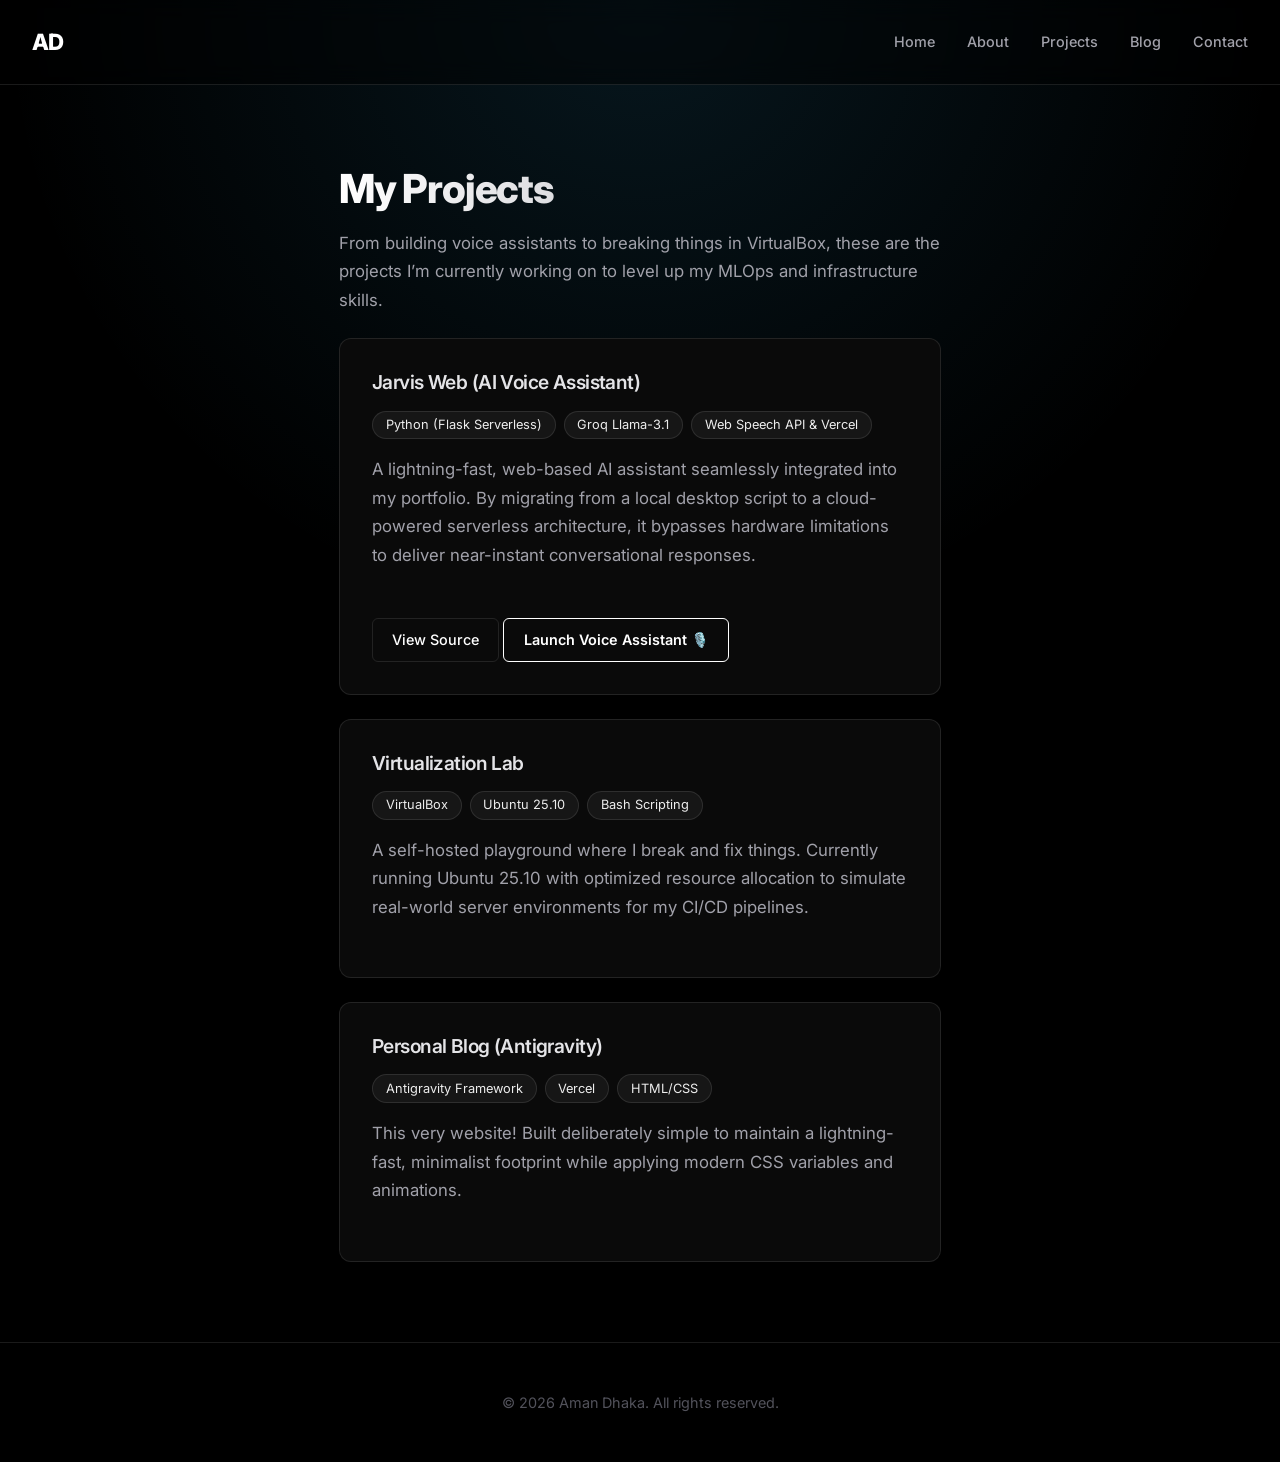
<file: blog_build/projects.html>
<!DOCTYPE html>
<html lang="en">

<head>
    <meta charset="UTF-8">
    <meta name="viewport" content="width=device-width, initial-scale=1.0">
    <title>Aman Dhaka | My Projects</title>
    <link rel="stylesheet" href="style.css">
  <!-- Google tag (gtag.js) -->
  <script async src="https://www.googletagmanager.com/gtag/js?id=G-NN55SR4L1X"></script>
  <script>
    window.dataLayer = window.dataLayer || [];
    function gtag(){dataLayer.push(arguments);}
    gtag('js', new Date());

    gtag('config', 'G-NN55SR4L1X');
  </script>
</head>

<body>
    <header>
        <a href="/" class="logo">AD</a>
        <nav>
            <ul>
                <li><a href="/">Home</a></li>
                <li><a href="/about">About</a></li>
                <li><a href="/projects">Projects</a></li>
                <li><a href="/blog">Blog</a></li>
                <li><a href="/contact">Contact</a></li>
            </ul>
        </nav>
    </header>

    <main>
        <section class="animate-fade-up">
            <h1>My Projects</h1>
            <p>From building voice assistants to breaking things in VirtualBox, these are the projects I’m currently
                working on to level up my MLOps and infrastructure skills.</p>

            <div class="post-card animate-fade-up delay-100 mt-2">
                <h2>Jarvis Web (AI Voice Assistant)</h2>
                <ul class="skills" style="margin-top: 1rem; margin-bottom: 1rem;">
                    <li>Python (Flask Serverless)</li>
                    <li>Groq Llama-3.1</li>
                    <li>Web Speech API & Vercel</li>
                </ul>
                <p>A lightning-fast, web-based AI assistant seamlessly integrated into my portfolio. By migrating from a local desktop script to a cloud-powered serverless architecture, it bypasses hardware limitations to deliver near-instant conversational responses.</p>
                <a href="https://github.com/amandhaka87/my-blog" target="_blank" rel="noopener noreferrer"
                    class="button button-outline mt-2">View Source</a>
                <a href="/jarvis" class="button mt-2" style="background:var(--primary); border-color:var(--primary); color:white; font-weight:600;">Launch Voice Assistant 🎙️</a>
            </div>

            <div class="post-card animate-fade-up delay-200 mt-2">
                <h2>Virtualization Lab</h2>
                <ul class="skills" style="margin-top: 1rem; margin-bottom: 1rem;">
                    <li>VirtualBox</li>
                    <li>Ubuntu 25.10</li>
                    <li>Bash Scripting</li>
                </ul>
                <p>A self-hosted playground where I break and fix things. Currently running Ubuntu 25.10 with optimized
                    resource allocation to simulate real-world server environments for my CI/CD pipelines.</p>
            </div>

            <div class="post-card animate-fade-up delay-300 mt-2">
                <h2>Personal Blog (Antigravity)</h2>
                <ul class="skills" style="margin-top: 1rem; margin-bottom: 1rem;">
                    <li>Antigravity Framework</li>
                    <li>Vercel</li>
                    <li>HTML/CSS</li>
                </ul>
                <p>This very website! Built deliberately simple to maintain a lightning-fast, minimalist footprint while
                    applying modern CSS variables and animations.</p>
            </div>

        </section>
    </main>

    <footer>
        &copy; 2026 Aman Dhaka. All rights reserved.
    </footer>
</body>

</html>
</file>
<file: blog_build/style.css>
@import url('https://fonts.googleapis.com/css2?family=Inter:wght@300;400;500;600;800&display=swap');

:root {
  --bg: #000000;
  --bg-card: #0a0a0a;
  --text-main: #EDEDED;
  --text-muted: #A1A1AA;
  --border: rgba(255, 255, 255, 0.1);
  --border-hover: rgba(255, 255, 255, 0.25);
  --accent: #38bdf8; /* Vibe Coder Blue/Cyan */
  --nav-bg: rgba(0, 0, 0, 0.5);
  --transition: all 0.2s ease-in-out;
}

* {
  box-sizing: border-box;
  margin: 0;
  padding: 0;
}

body {
  font-family: 'Inter', -apple-system, sans-serif;
  background-color: var(--bg);
  color: var(--text-main);
  line-height: 1.6;
  -webkit-font-smoothing: antialiased;
  background-image: radial-gradient(circle at 50% 0%, rgba(56, 189, 248, 0.12) 0%, transparent 40%);
  background-repeat: no-repeat;
  min-height: 100vh;
}

/* Animations */
@keyframes fadeUp {
  0% { opacity: 0; transform: translateY(10px); }
  100% { opacity: 1; transform: translateY(0); }
}

.animate-fade-up {
  animation: fadeUp 0.6s cubic-bezier(0.16, 1, 0.3, 1) forwards;
  opacity: 0;
}

.delay-100 { animation-delay: 100ms; }
.delay-200 { animation-delay: 200ms; }

a {
  color: var(--text-main);
  text-decoration: none;
  transition: var(--transition);
}

a:hover {
  text-decoration: underline;
}

/* Premium minimalist header */
header {
  background-color: var(--nav-bg);
  backdrop-filter: blur(12px);
  -webkit-backdrop-filter: blur(12px);
  border-bottom: 1px solid var(--border);
  padding: 1.5rem 2rem;
  display: flex;
  justify-content: space-between;
  align-items: center;
  position: sticky;
  top: 0;
  z-index: 100;
}

.logo {
  font-weight: 800;
  font-size: 1.4rem;
  color: #fff;
  text-decoration: none;
  letter-spacing: -1px;
}

.logo:hover {
  text-decoration: none;
}

nav ul {
  list-style: none;
  display: flex;
  gap: 2rem;
}

nav a {
  font-weight: 500;
  color: var(--text-muted);
  font-size: 0.9rem;
}

nav a:hover {
  color: #fff;
  text-decoration: none;
}

main {
  max-width: 650px; /* Narrower, highly readable elegant width */
  margin: 5rem auto;
  padding: 0 1.5rem;
}

h1, h2, h3 {
  color: #fff;
  line-height: 1.2;
  letter-spacing: -0.03em;
  margin-top: 2rem;
  margin-bottom: 1rem;
}

h1 {
  font-size: 2.5rem;
  font-weight: 800;
  background: linear-gradient(to right, #fff, #a1a1aa);
  -webkit-background-clip: text;
  -webkit-text-fill-color: transparent;
}

h2 {
  font-size: 1.4rem;
  font-weight: 600;
  color: #e4e4e7;
}

p {
  margin-bottom: 1.5rem;
  color: var(--text-muted);
  font-size: 1.05rem;
  line-height: 1.7;
}

/* Button UI (Linear/Vercel Style) */
.button {
  display: inline-flex;
  align-items: center;
  justify-content: center;
  background-color: #fff;
  color: #000;
  padding: 0.6rem 1.2rem;
  border-radius: 6px;
  font-size: 0.9rem;
  font-weight: 500;
  text-decoration: none;
  border: 1px solid #fff;
  cursor: pointer;
  transition: var(--transition);
}

.button:hover {
  background-color: #e4e4e7;
  transform: scale(0.98);
  text-decoration: none;
}

.button-outline {
  background-color: transparent;
  color: #fff;
  border: 1px solid var(--border);
}

.button-outline:hover {
  background-color: rgba(255, 255, 255, 0.05);
  border-color: var(--border-hover);
}

table {
  width: 100%;
  border-collapse: collapse;
  margin-bottom: 2.5rem;
  font-size: 0.95rem;
}

th, td {
  border-bottom: 1px solid var(--border);
  padding: 1rem 0;
  text-align: left;
}

th {
  color: #fff;
  font-weight: 500;
}

td {
  color: var(--text-muted);
}

/* Vibe Coder Cards */
.post-card {
  background: var(--bg-card);
  border: 1px solid var(--border);
  padding: 2rem;
  margin-bottom: 1.5rem;
  border-radius: 12px;
  transition: var(--transition);
}

.post-card:hover {
  border-color: var(--border-hover);
  background: #111;
}

.post-card h2 {
  margin-top: 0;
  font-size: 1.2rem;
  margin-bottom: 0.5rem;
}

.post-date {
  font-size: 0.85rem;
  color: #52525b;
  margin-bottom: 1rem;
}

/* Transforming lists into modern Tech Badges */
ul.skills {
  list-style: none;
  display: flex;
  flex-wrap: wrap;
  gap: 0.5rem;
  margin-bottom: 1.5rem;
}

ul.skills li {
  font-size: 0.8rem;
  padding: 0.2rem 0.8rem;
  background: rgba(255, 255, 255, 0.05);
  border: 1px solid var(--border);
  border-radius: 99px;
  color: var(--text-main);
}

footer {
  text-align: center;
  padding: 3rem 2rem;
  margin-top: 4rem;
  border-top: 1px solid var(--border);
  color: #52525b;
  font-size: 0.9rem;
}

/* Roadmap Cards */
.roadmap-grid {
  display: grid;
  grid-template-columns: repeat(auto-fit, minmax(280px, 1fr));
  gap: 1.5rem;
  margin-bottom: 3.5rem;
  margin-top: 1.5rem;
}

.roadmap-card {
  background: var(--bg-card);
  border: 1px solid var(--border);
  border-radius: 12px;
  padding: 1.8rem;
  transition: var(--transition);
  display: flex;
  flex-direction: column;
  gap: 1.2rem;
}

.roadmap-card:hover {
  border-color: var(--border-hover);
  background: #111;
  transform: translateY(-4px);
  box-shadow: 0 10px 30px rgba(0,0,0,0.5);
}

.roadmap-icon {
  width: 48px;
  height: 48px;
  background: rgba(255, 255, 255, 0.05);
  border-radius: 10px;
  display: flex;
  align-items: center;
  justify-content: center;
  border: 1px solid var(--border);
  transition: var(--transition);
}

.roadmap-card:hover .roadmap-icon {
  background: rgba(56, 189, 248, 0.1);
  border-color: var(--accent);
}

.roadmap-icon svg {
  width: 22px;
  height: 22px;
  stroke: var(--text-main);
  stroke-width: 1.5;
  stroke-linecap: round;
  stroke-linejoin: round;
  fill: none;
  transition: var(--transition);
}

.roadmap-card:hover .roadmap-icon svg {
  stroke: var(--accent);
}

.roadmap-card h4 {
  color: var(--accent);
  font-size: 0.8rem;
  font-weight: 700;
  text-transform: uppercase;
  letter-spacing: 1.5px;
  margin: 0 0 0.5rem 0;
}

.roadmap-card h3 {
  margin: 0 0 0.5rem 0;
  font-size: 1.2rem;
  color: #fff;
}

.roadmap-card p {
  margin: 0;
  font-size: 0.95rem;
  color: var(--text-muted);
  line-height: 1.6;
}

/* Utilities */
.mt-2 { margin-top: 1.5rem; }
.mb-2 { margin-bottom: 1.5rem; }
.text-xl { font-size: 1.2rem; }

@media (max-width: 600px) {
  header {
    padding: 1rem;
  }
  nav ul {
    gap: 1rem;
  }
  h1 { font-size: 2.2rem; }
}
</file>
